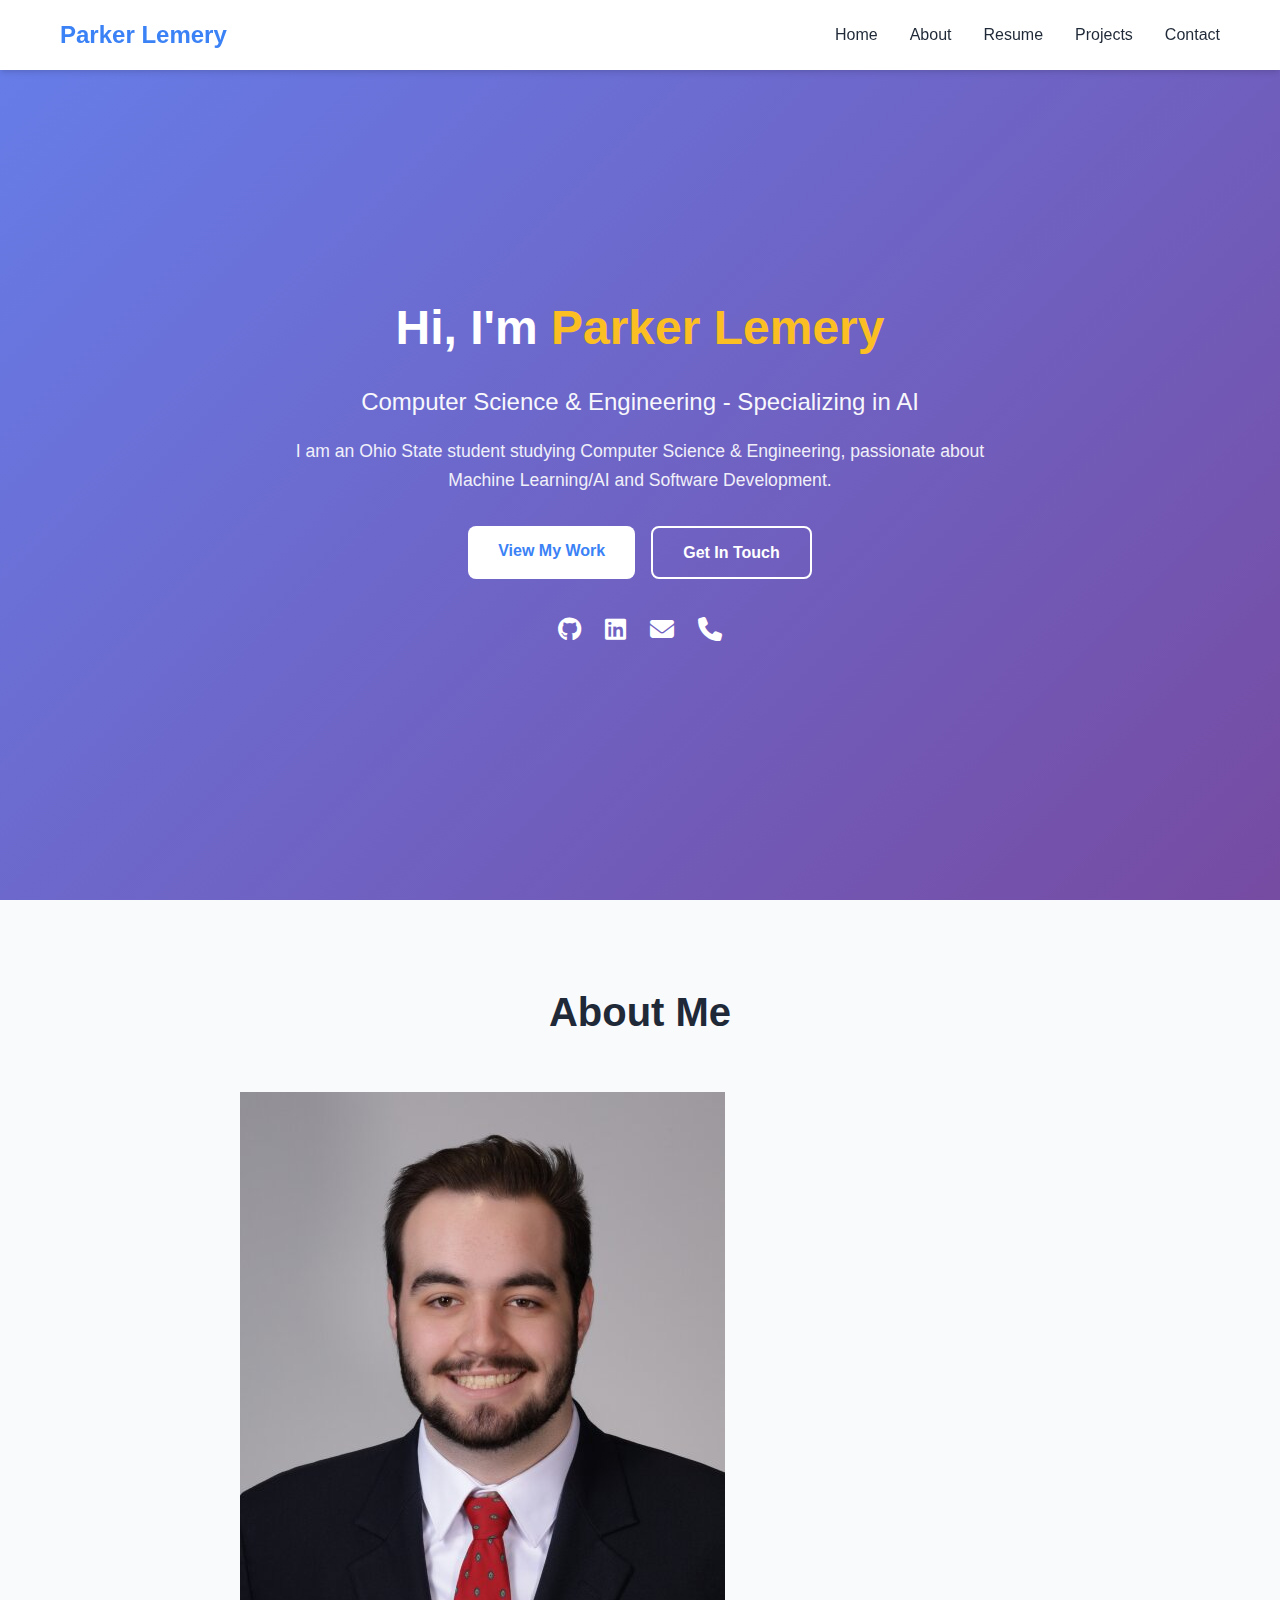
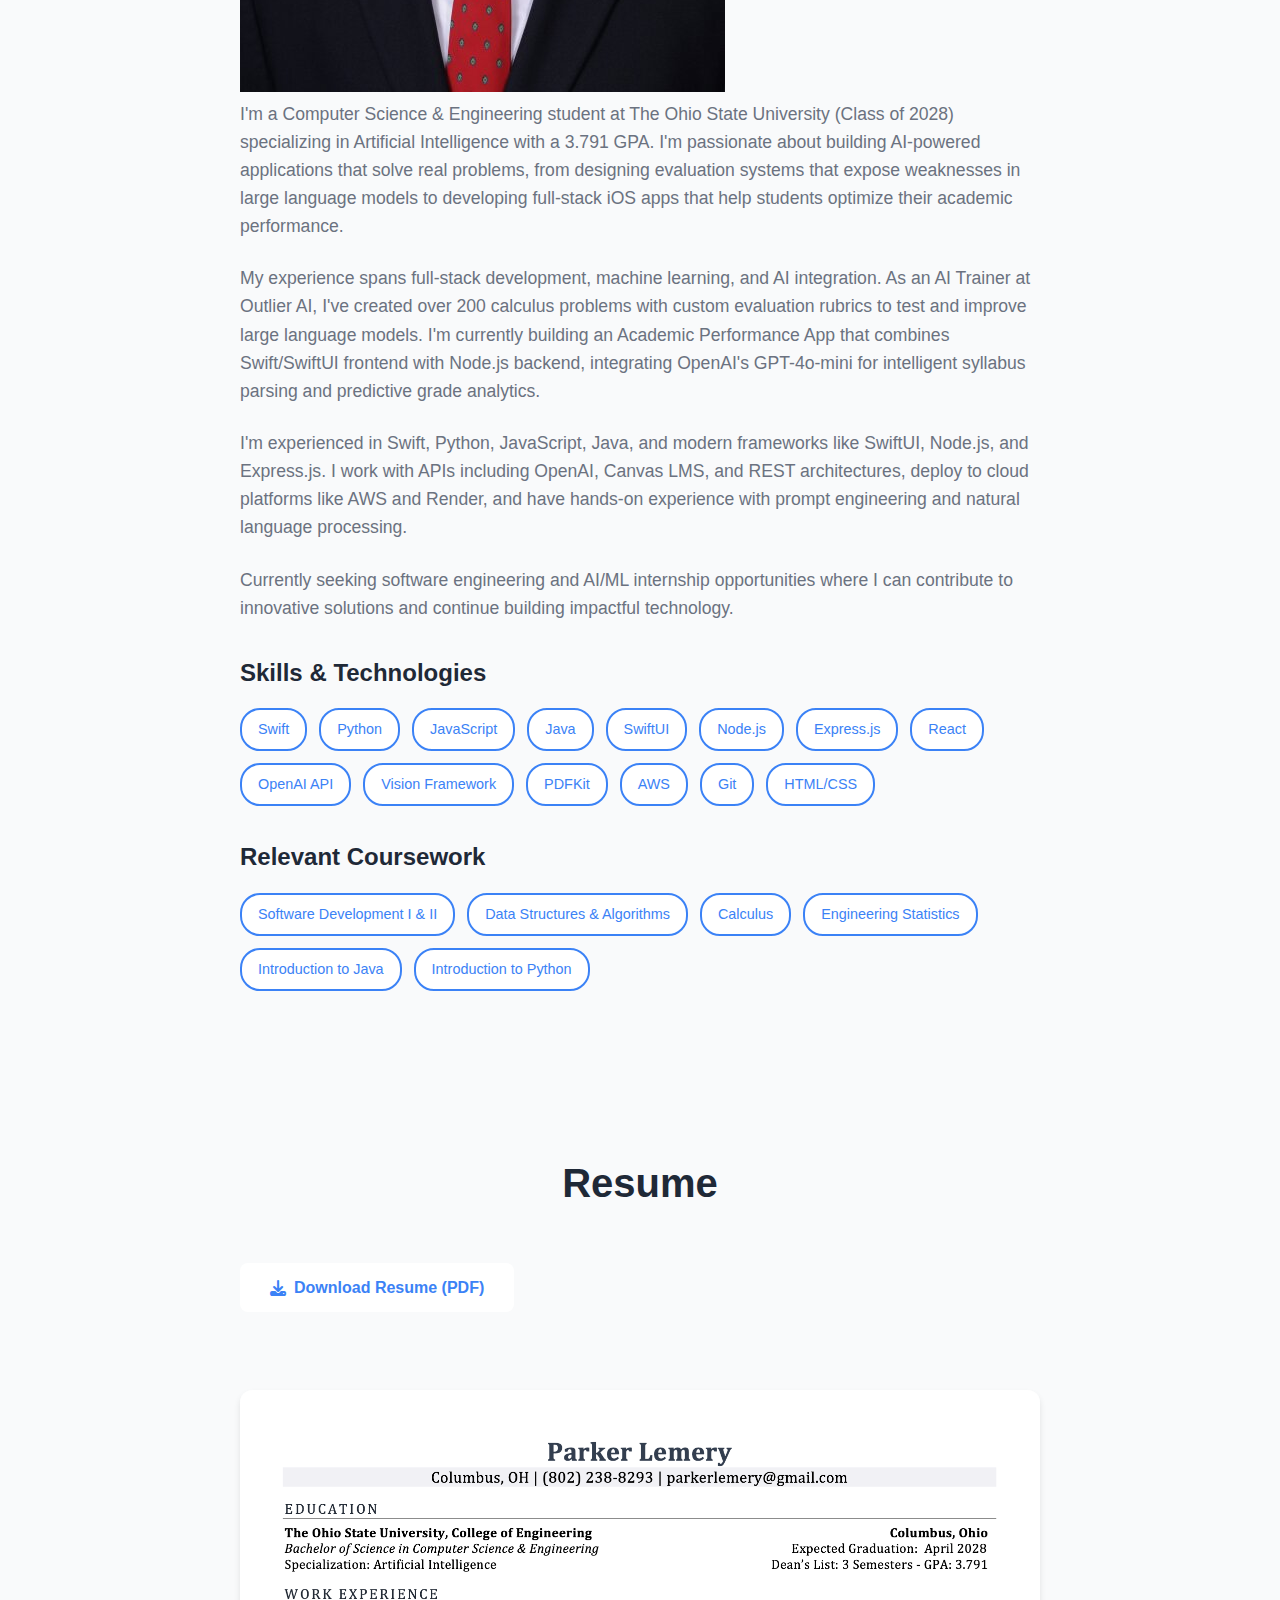
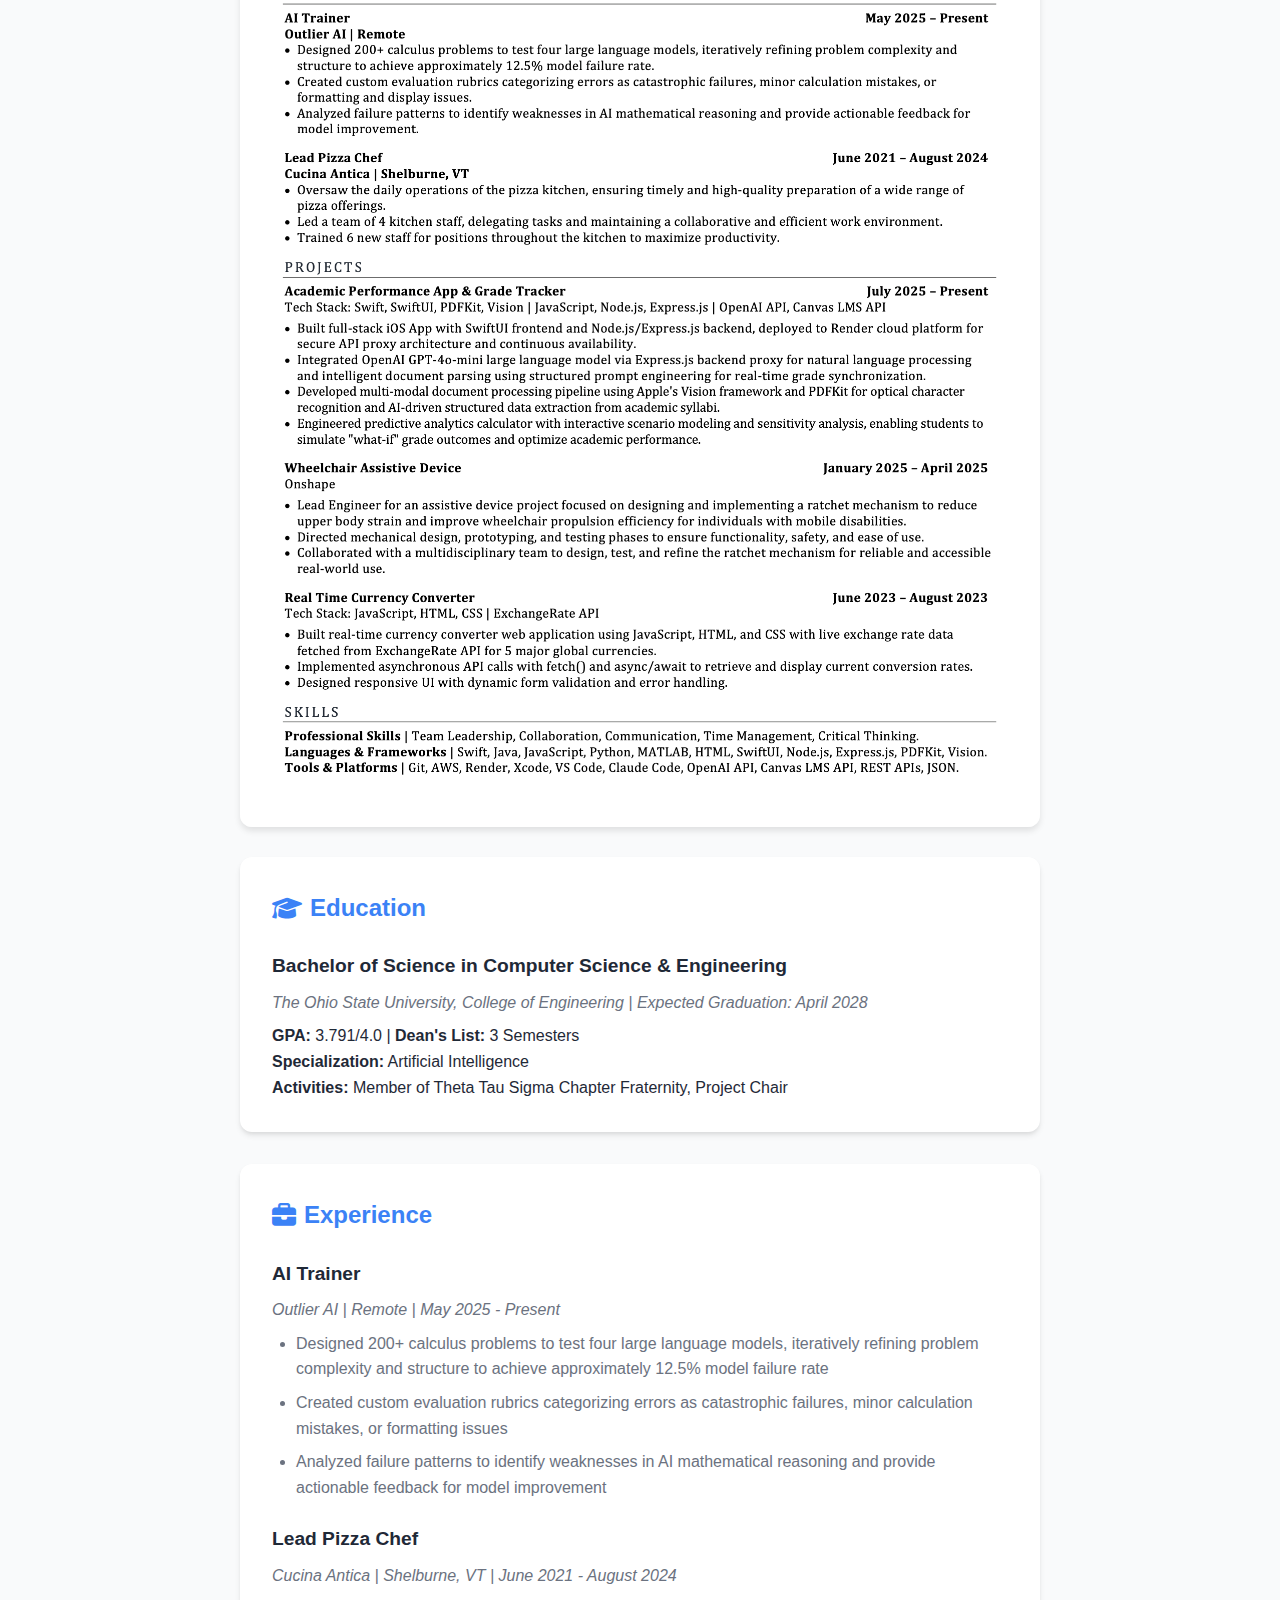
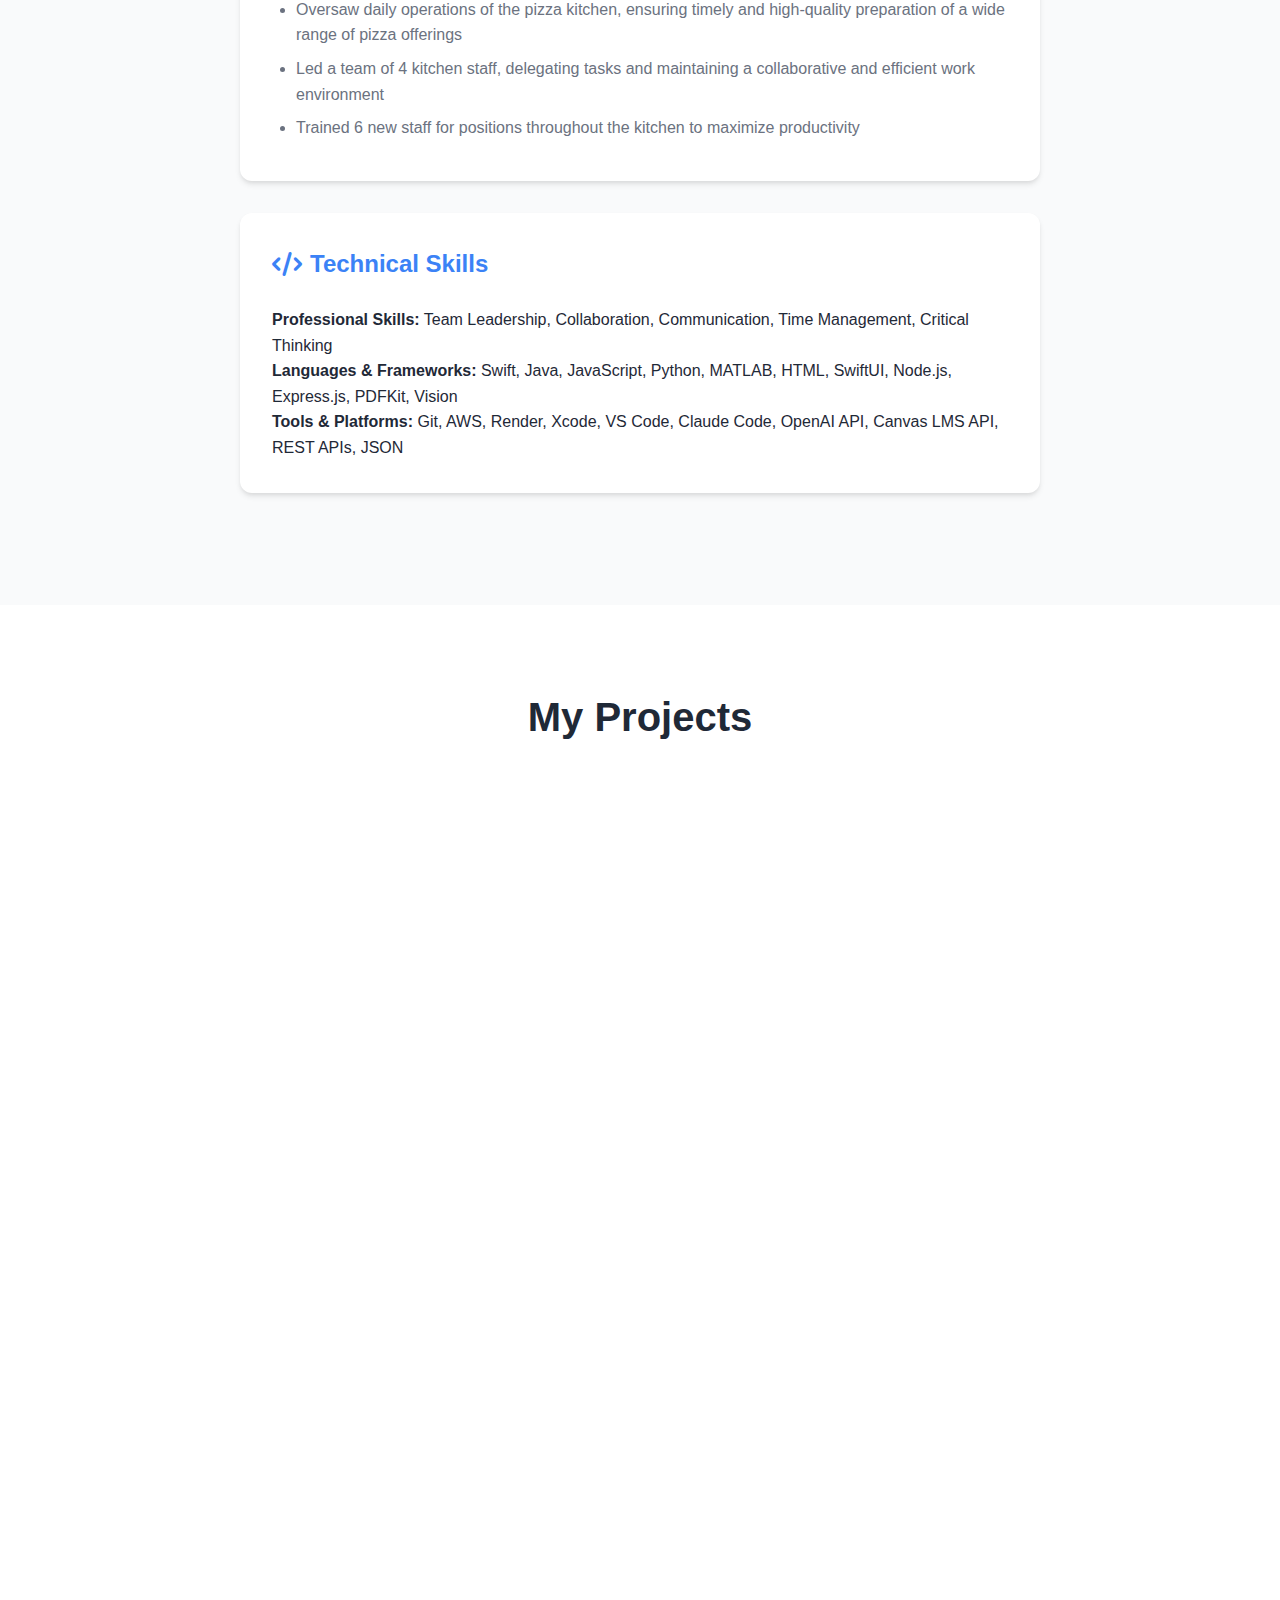
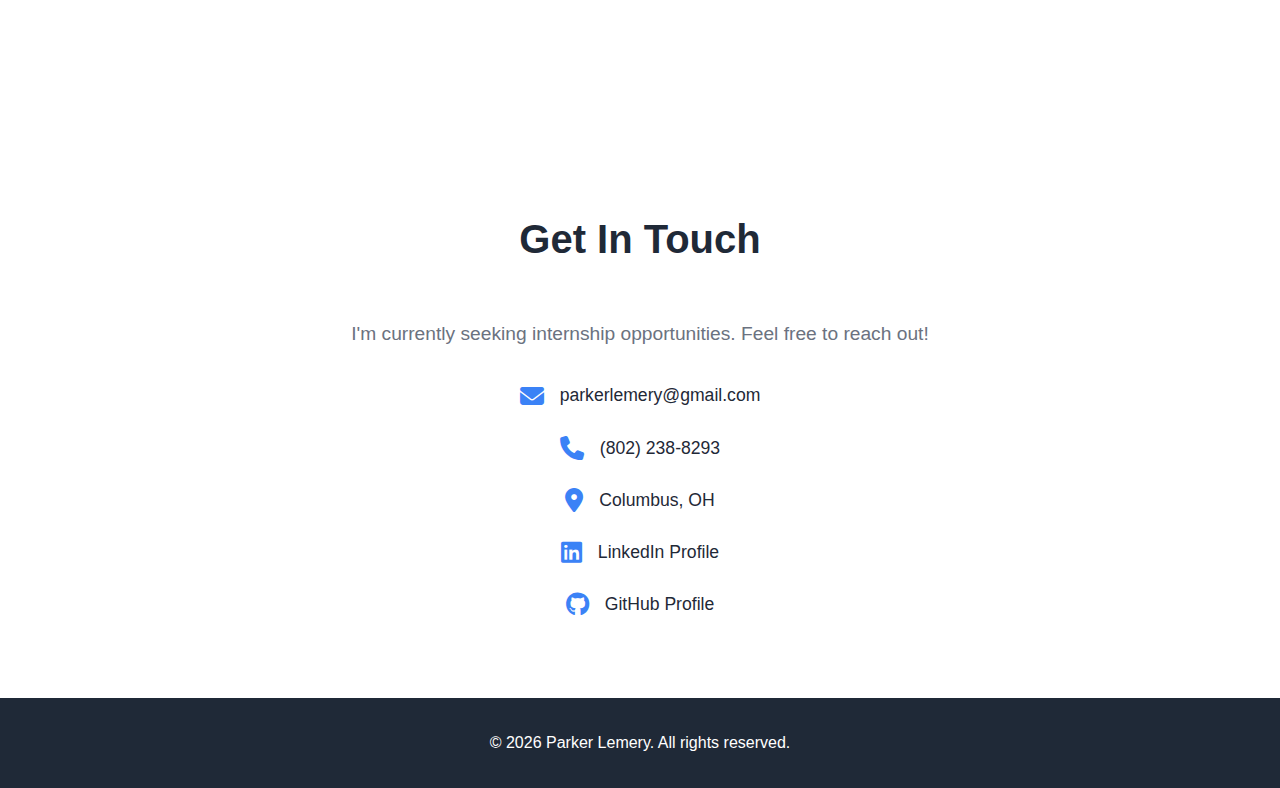
<file: index.html>
<!DOCTYPE html>
<html lang="en">
<head>
    <meta charset="UTF-8">
    <meta name="viewport" content="width=device-width, initial-scale=1.0">
    <title>Parker Lemery - Portfolio</title>
    <link rel="stylesheet" href="styles.css">
    <link rel="stylesheet" href="https://cdnjs.cloudflare.com/ajax/libs/font-awesome/6.4.0/css/all.min.css">
</head>
<body>
    <!-- Navigation -->
    <nav class="navbar">
        <div class="container">
            <a href="#home" class="logo">Parker Lemery</a>
            <ul class="nav-links">
                <li><a href="#home">Home</a></li>
                <li><a href="#about">About</a></li>
                <li><a href="#resume">Resume</a></li>
                <li><a href="#projects">Projects</a></li>
                <li><a href="#contact">Contact</a></li>
            </ul>
            <div class="hamburger">
                <span></span>
                <span></span>
                <span></span>
            </div>
        </div>
    </nav>

    <!-- Hero Section -->
    <section id="home" class="hero">
        <div class="container">
            <div class="hero-content">
                <h1>Hi, I'm <span class="highlight">Parker Lemery</span></h1>
                <p class="hero-subtitle">Computer Science & Engineering - Specializing in AI</p>
                <p class="hero-description">I am an Ohio State student studying Computer Science & Engineering, passionate about<br>Machine Learning/AI and Software Development.</p>
                <div class="hero-buttons">
                    <a href="#projects" class="btn btn-primary">View My Work</a>
                    <a href="#contact" class="btn btn-secondary">Get In Touch</a>
                </div>
                <div class="social-links">
                    <a href="https://github.com/PLemery" target="_blank"><i class="fab fa-github"></i></a>
                    <a href="https://www.linkedin.com/in/parker-lemery" target="_blank"><i class="fab fa-linkedin"></i></a>
                    <a href="mailto:parkerlemery@gmail.com"><i class="fas fa-envelope"></i></a>
                    <a href="tel:8022388293"><i class="fas fa-phone"></i></a>
                </div>
            </div>
        </div>
    </section>

    <!-- About Section -->
    <section id="about" class="about">
        <div class="container">
            <h2 class="section-title">About Me</h2>
            <div class="about-content">
                <div class="about-image">
                    <img src="images/headshot.JPEG" alt="Parker Lemery" class="headshot">
                </div>
                <div class="about-text">
                    <p>I'm a Computer Science & Engineering student at The Ohio State University (Class of 2028) specializing in Artificial Intelligence with a 3.791 GPA. I'm passionate about building AI-powered applications that solve real problems, from designing evaluation systems that expose weaknesses in large language models to developing full-stack iOS apps that help students optimize their academic performance.</p>
                    <p>My experience spans full-stack development, machine learning, and AI integration. As an AI Trainer at Outlier AI, I've created over 200 calculus problems with custom evaluation rubrics to test and improve large language models. I'm currently building an Academic Performance App that combines Swift/SwiftUI frontend with Node.js backend, integrating OpenAI's GPT-4o-mini for intelligent syllabus parsing and predictive grade analytics.</p>
                    <p>I'm experienced in Swift, Python, JavaScript, Java, and modern frameworks like SwiftUI, Node.js, and Express.js. I work with APIs including OpenAI, Canvas LMS, and REST architectures, deploy to cloud platforms like AWS and Render, and have hands-on experience with prompt engineering and natural language processing.</p>
                    <p>Currently seeking software engineering and AI/ML internship opportunities where I can contribute to innovative solutions and continue building impactful technology.</p>
                    <div class="skills">
                        <h3>Skills & Technologies</h3>
                        <div class="skill-tags">
                            <span class="skill-tag">Swift</span>
                            <span class="skill-tag">Python</span>
                            <span class="skill-tag">JavaScript</span>
                            <span class="skill-tag">Java</span>
                            <span class="skill-tag">SwiftUI</span>
                            <span class="skill-tag">Node.js</span>
                            <span class="skill-tag">Express.js</span>
                            <span class="skill-tag">React</span>
                            <span class="skill-tag">OpenAI API</span>
                            <span class="skill-tag">Vision Framework</span>
                            <span class="skill-tag">PDFKit</span>
                            <span class="skill-tag">AWS</span>
                            <span class="skill-tag">Git</span>
                            <span class="skill-tag">HTML/CSS</span>
                        </div>
                    </div>
                    <div class="skills">
                        <h3>Relevant Coursework</h3>
                        <div class="skill-tags">
                            <span class="skill-tag">Software Development I & II</span>
                            <span class="skill-tag">Data Structures & Algorithms</span>
                            <span class="skill-tag">Calculus</span>
                            <span class="skill-tag">Engineering Statistics</span>
                            <span class="skill-tag">Introduction to Java</span>
                            <span class="skill-tag">Introduction to Python</span>
                        </div>
                    </div>
                </div>
            </div>
        </div>
    </section>

    <!-- Resume Section -->
    <section id="resume" class="resume">
        <div class="container">
            <h2 class="section-title">Resume</h2>
            <div class="resume-content">
                <a href="resume.pdf" class="btn btn-primary" download="Parker_Lemery_Resume.pdf"><i class="fas fa-download"></i> Download Resume (PDF)</a>
                
                <div class="resume-image-container">
                    <img src="images/resume-display.png" alt="Parker Lemery Resume" style="width: 100%; max-width: 900px; margin: 30px auto; display: block; border-radius: 12px; box-shadow: 0 4px 6px rgba(0,0,0,0.1);">
                </div>
                
                <div class="resume-section">
                    <h3><i class="fas fa-graduation-cap"></i> Education</h3>
                    <div class="resume-item">
                        <h4>Bachelor of Science in Computer Science & Engineering</h4>
                        <p class="resume-meta">The Ohio State University, College of Engineering | Expected Graduation: April 2028</p>
                        <p><strong>GPA:</strong> 3.791/4.0 | <strong>Dean's List:</strong> 3 Semesters</p>
                        <p><strong>Specialization:</strong> Artificial Intelligence</p>
                        <p><strong>Activities:</strong> Member of Theta Tau Sigma Chapter Fraternity, Project Chair</p>
                    </div>
                </div>

                <div class="resume-section">
                    <h3><i class="fas fa-briefcase"></i> Experience</h3>
                    <div class="resume-item">
                        <h4>AI Trainer</h4>
                        <p class="resume-meta">Outlier AI | Remote | May 2025 - Present</p>
                        <ul>
                            <li>Designed 200+ calculus problems to test four large language models, iteratively refining problem complexity and structure to achieve approximately 12.5% model failure rate</li>
                            <li>Created custom evaluation rubrics categorizing errors as catastrophic failures, minor calculation mistakes, or formatting issues</li>
                            <li>Analyzed failure patterns to identify weaknesses in AI mathematical reasoning and provide actionable feedback for model improvement</li>
                        </ul>
                    </div>
                    <div class="resume-item">
                        <h4>Lead Pizza Chef</h4>
                        <p class="resume-meta">Cucina Antica | Shelburne, VT | June 2021 - August 2024</p>
                        <ul>
                            <li>Oversaw daily operations of the pizza kitchen, ensuring timely and high-quality preparation of a wide range of pizza offerings</li>
                            <li>Led a team of 4 kitchen staff, delegating tasks and maintaining a collaborative and efficient work environment</li>
                            <li>Trained 6 new staff for positions throughout the kitchen to maximize productivity</li>
                        </ul>
                    </div>
                </div>

                <div class="resume-section">
                    <h3><i class="fas fa-code"></i> Technical Skills</h3>
                    <div class="resume-item">
                        <p><strong>Professional Skills:</strong> Team Leadership, Collaboration, Communication, Time Management, Critical Thinking</p>
                        <p><strong>Languages & Frameworks:</strong> Swift, Java, JavaScript, Python, MATLAB, HTML, SwiftUI, Node.js, Express.js, PDFKit, Vision</p>
                        <p><strong>Tools & Platforms:</strong> Git, AWS, Render, Xcode, VS Code, Claude Code, OpenAI API, Canvas LMS API, REST APIs, JSON</p>
                    </div>
                </div>
            </div>
        </div>
    </section>

    <!-- Projects Section -->
    <section id="projects" class="projects">
        <div class="container">
            <h2 class="section-title">My Projects</h2>
            <div class="projects-grid">
                <!-- Project 1 -->
                <div class="project-card">
                    <div class="project-content">
                        <h3>Academic Performance App & Grade Tracker</h3>
                        <p>Full-stack iOS app with AI-powered grade tracking and document parsing. Integrated OpenAI GPT-4o-mini for natural language processing and multi-modal document processing using Apple's Vision framework for OCR. Planning to publish to the App Store in the future.</p>
                        <div class="project-tags">
                            <span>Swift</span>
                            <span>SwiftUI</span>
                            <span>Node.js</span>
                            <span>Express.js</span>
                            <span>OpenAI API</span>
                            <span>Vision Framework</span>
                            <span>PDFKit</span>
                        </div>
                        <div class="project-links">
                            <a href="academic-app-details.html">View Details</a>
                        </div>
                    </div>
                </div>

                <!-- Project 2 -->
                <div class="project-card">
                    <div class="project-content">
                        <h3>Wheelchair Assistive Device</h3>
                        <p>Lead Engineer for an assistive device project designing a ratchet mechanism to reduce upper body strain and improve wheelchair propulsion efficiency. Directed mechanical design, prototyping, and testing for reliable real-world use.</p>
                        <div class="project-tags">
                            <span>Mechanical Design</span>
                            <span>Prototyping</span>
                            <span>Engineering</span>
                        </div>
                        <div class="project-links">
                            <a href="wheelchair-gallery.html">View Images</a>
                        </div>
                    </div>
                </div>

                <!-- Project 3 -->
                <div class="project-card">
                    <div class="project-content">
                        <h3>Real Time Currency Converter</h3>
                        <p>Built a real-time currency converter web application using JavaScript, HTML, and CSS with live exchange rate data from ExchangeRate API. Implemented asynchronous API calls with fetch() and async/await for responsive UI.</p>
                        <div class="project-tags">
                            <span>JavaScript</span>
                            <span>HTML/CSS</span>
                            <span>ExchangeRate API</span>
                            <span>Async/Await</span>
                        </div>
                        <div class="project-links">
                            <a href="https://github.com/PLemery/currency-converter" target="_blank">Code</a>
                            <a href="https://plemery.github.io/currency-converter/" target="_blank">Live Demo</a>
                        </div>
                    </div>
                </div>

                <!-- Project 4 -->
                <div class="project-card">
                    <div class="project-content">
                        <h3>Personal Portfolio Website</h3>
                        <p>Designed and deployed a responsive portfolio website with custom styling and interactive features. Showcases projects, resume, and contact information with smooth navigation and mobile-friendly design hosted on GitHub Pages.</p>
                        <div class="project-tags">
                            <span>HTML/CSS</span>
                            <span>JavaScript</span>
                            <span>GitHub Pages</span>
                            <span>Responsive Design</span>
                        </div>
                        <div class="project-links">
                            <a href="https://github.com/PLemery/PLemery.github.io" target="_blank">Code</a>
                            <a href="https://plemery.github.io" target="_blank">Live Site</a>
                        </div>
                    </div>
                </div>
            </div>
        </div>
    </section>

    <!-- Contact Section -->
    <section id="contact" class="contact">
        <div class="container">
            <h2 class="section-title">Get In Touch</h2>
            <div class="contact-content">
                <p>I'm currently seeking internship opportunities. Feel free to reach out!</p>
                <div class="contact-info">
                    <div class="contact-item">
                        <i class="fas fa-envelope"></i>
                        <a href="mailto:parkerlemery@gmail.com">parkerlemery@gmail.com</a>
                    </div>
                    <div class="contact-item">
                        <i class="fas fa-phone"></i>
                        <a href="tel:8022388293">(802) 238-8293</a>
                    </div>
                    <div class="contact-item">
                        <i class="fas fa-map-marker-alt"></i>
                        <span>Columbus, OH</span>
                    </div>
                    <div class="contact-item">
                        <i class="fab fa-linkedin"></i>
                        <a href="https://www.linkedin.com/in/parker-lemery" target="_blank">LinkedIn Profile</a>
                    </div>
                    <div class="contact-item">
                        <i class="fab fa-github"></i>
                        <a href="https://github.com/PLemery" target="_blank">GitHub Profile</a>
                    </div>
                </div>
            </div>
        </div>
    </section>

    <!-- Footer -->
    <footer class="footer">
        <div class="container">
            <p>&copy; 2026 Parker Lemery. All rights reserved.</p>
        </div>
    </footer>

    <script src="script.js"></script>
</body>
</html>
</file>
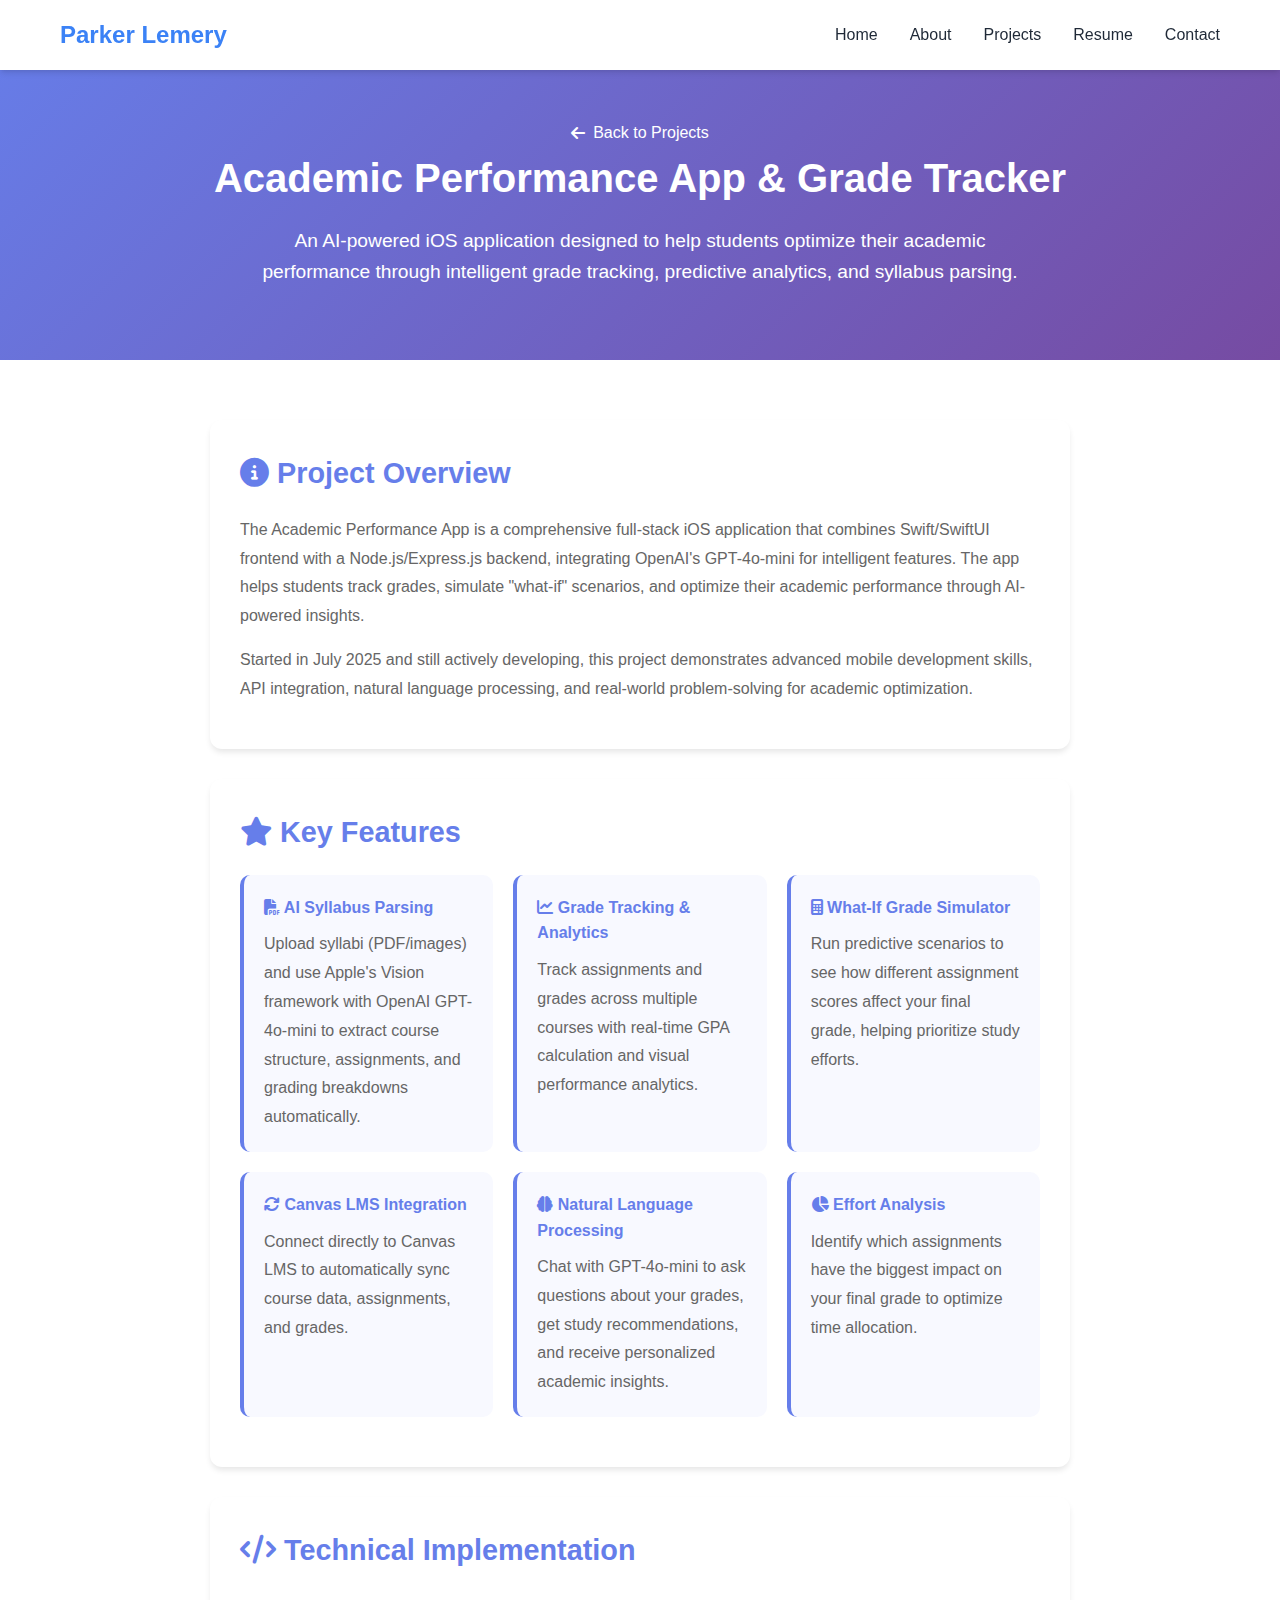
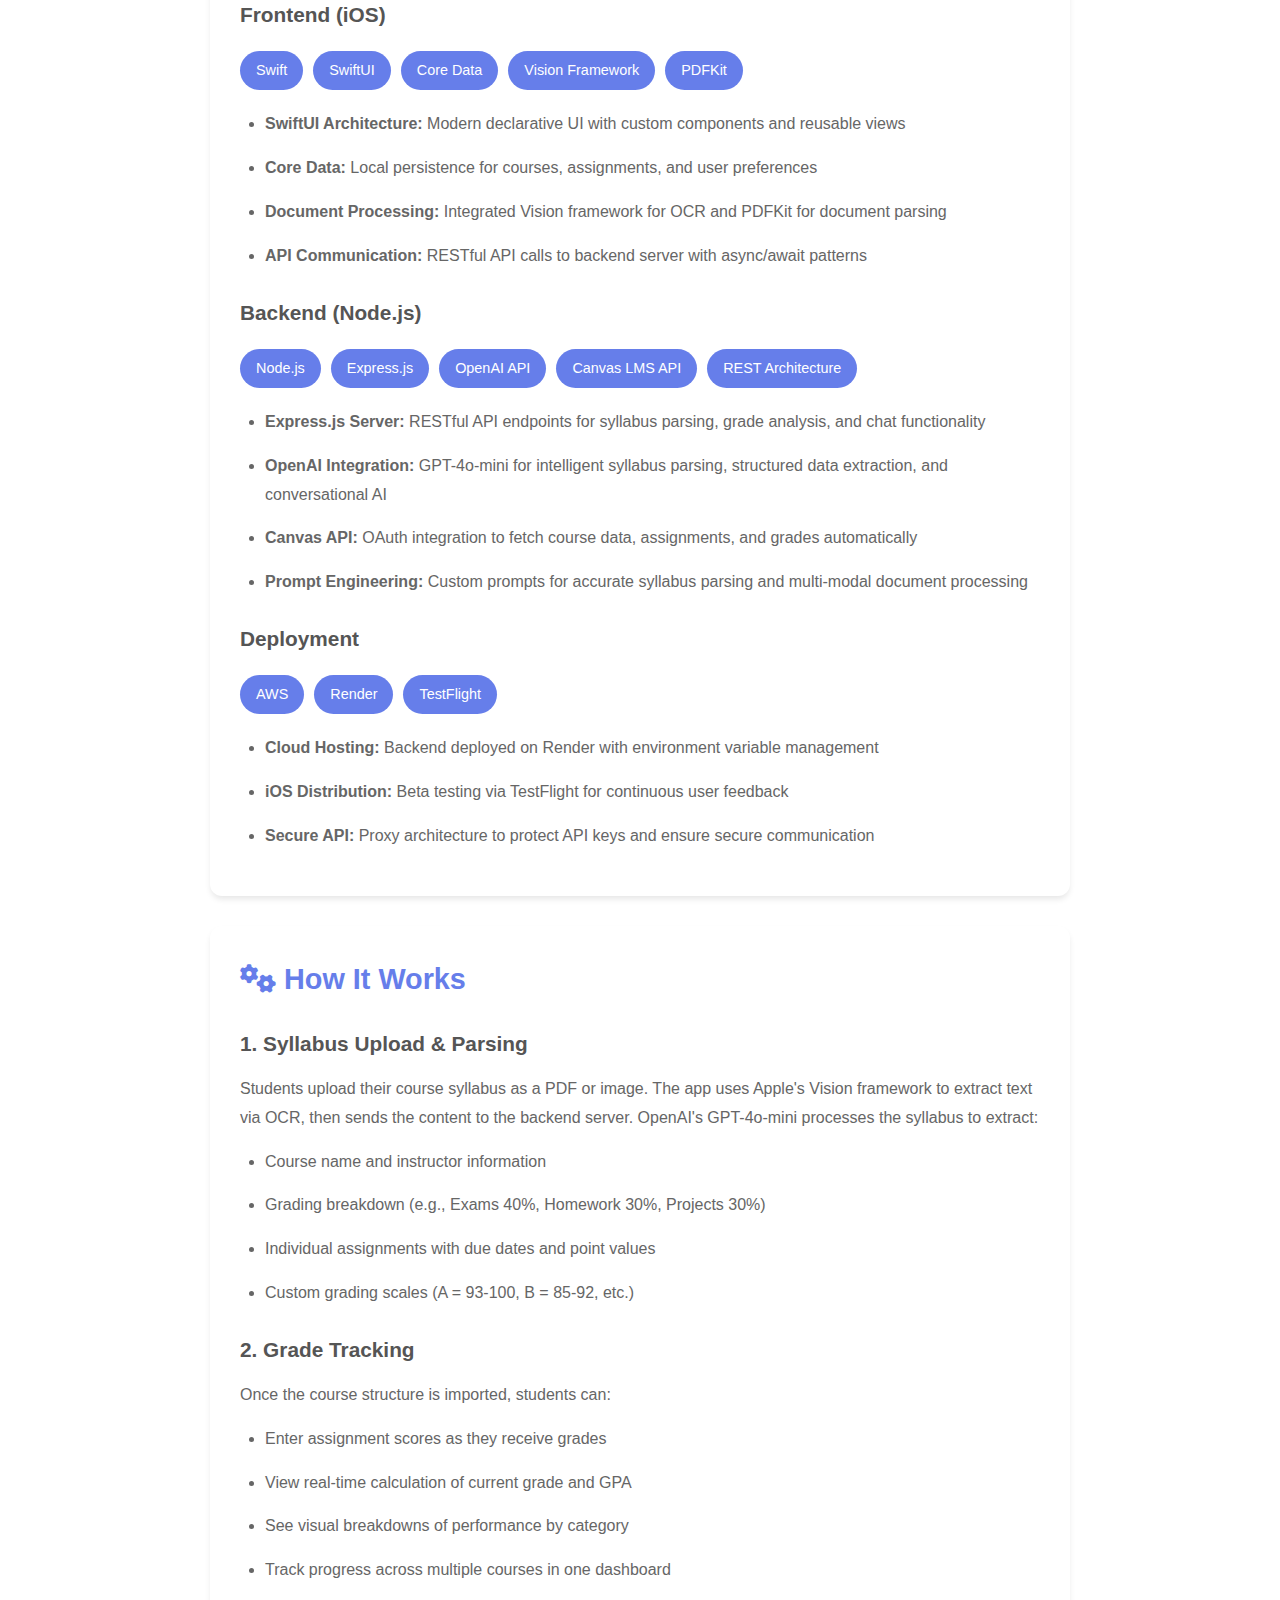
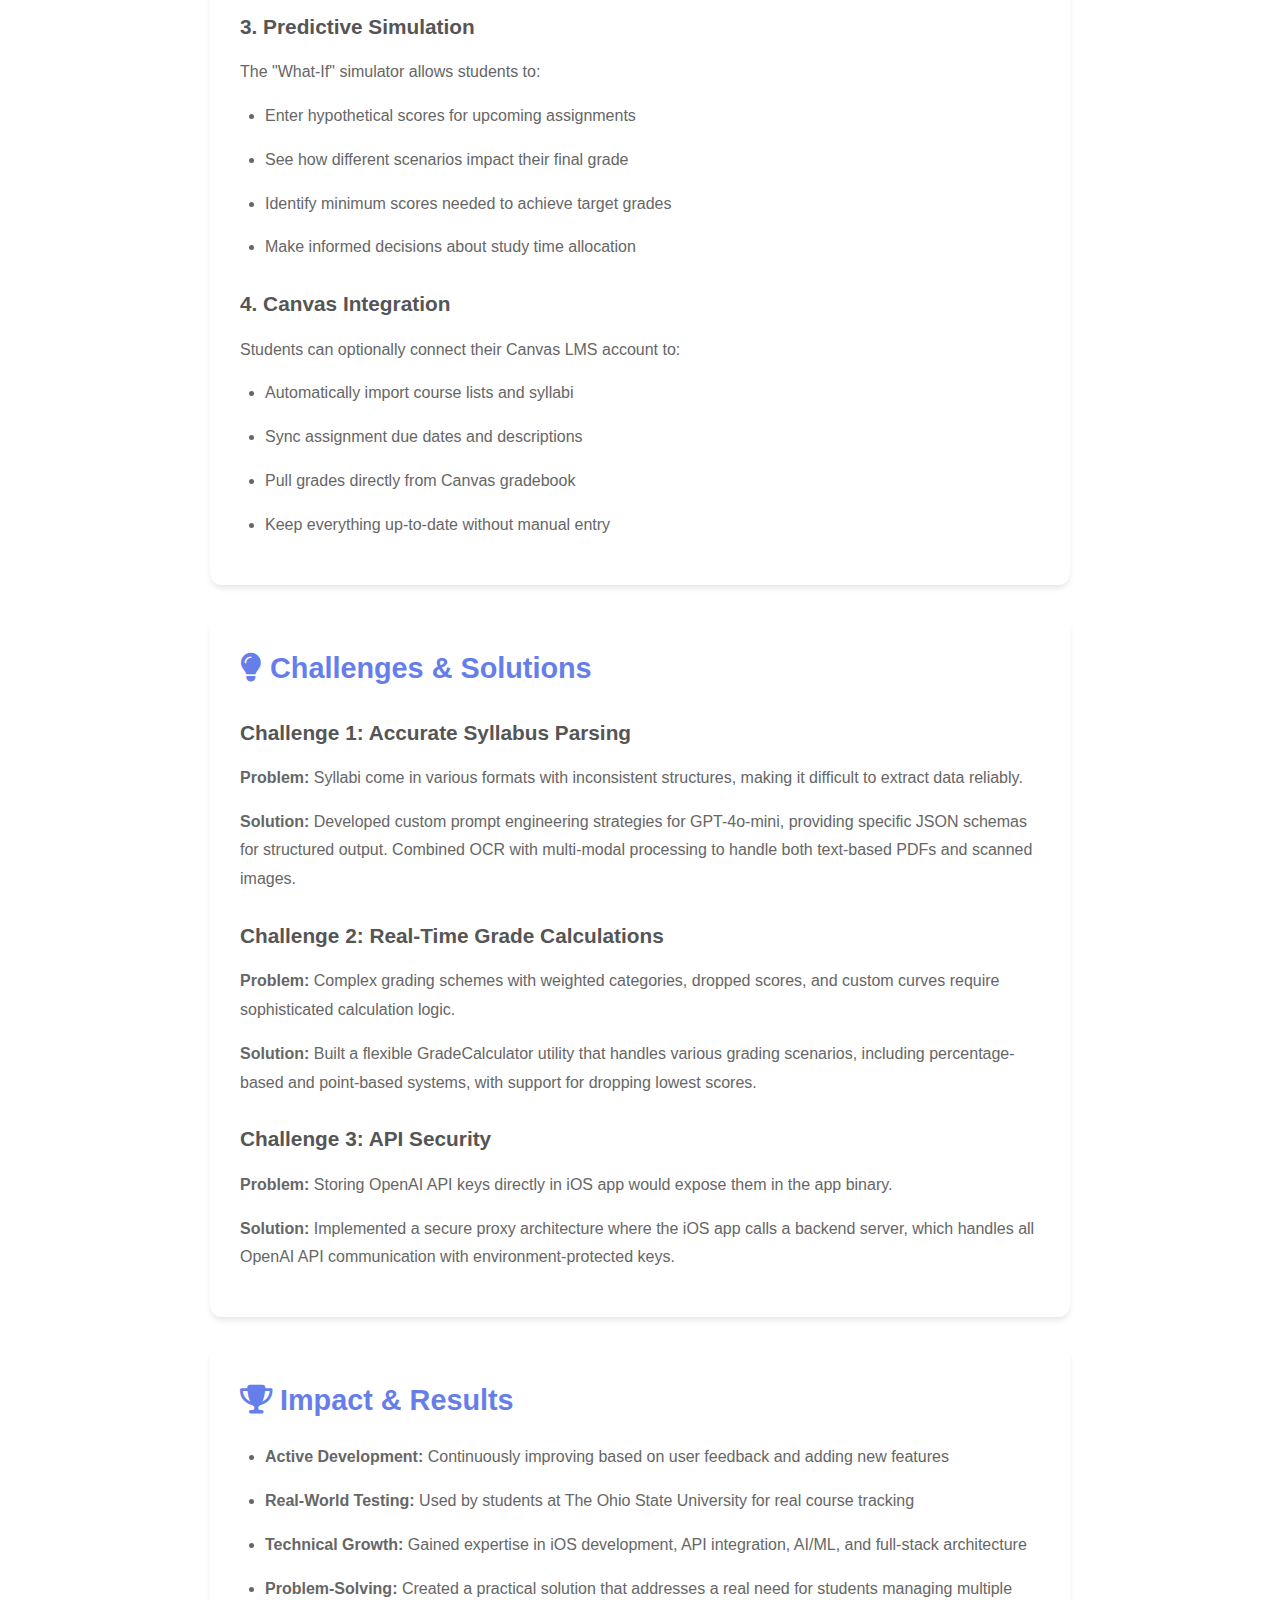
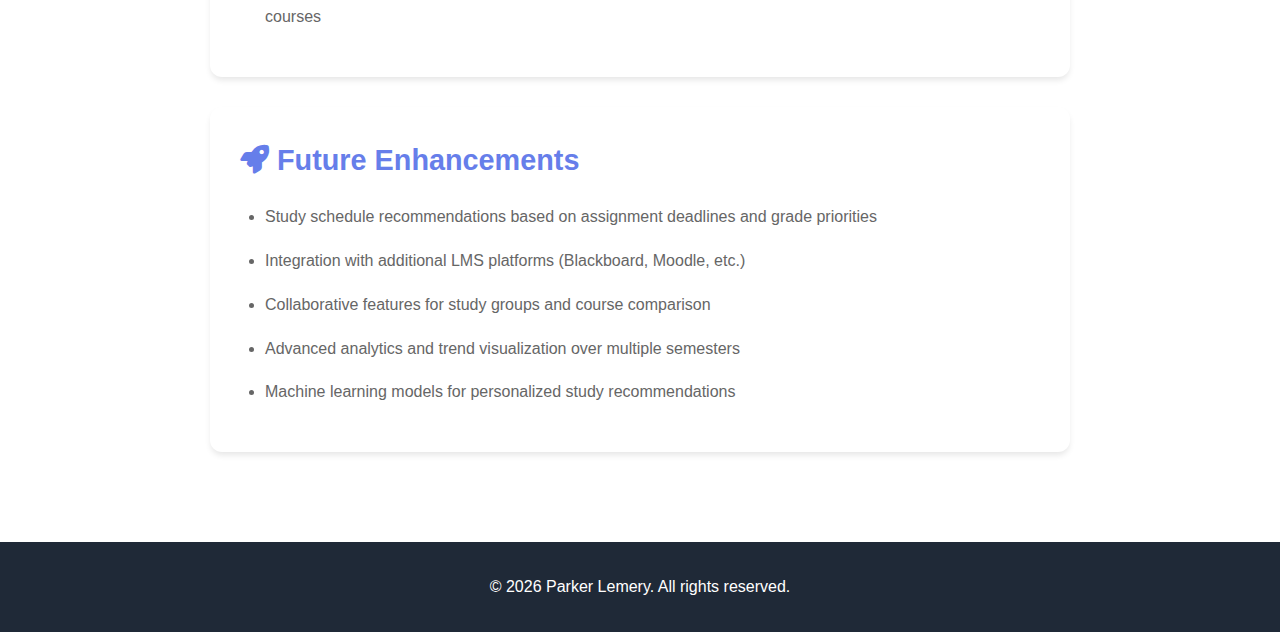
<file: academic-app-details.html>
<!DOCTYPE html>
<html lang="en">
<head>
    <meta charset="UTF-8">
    <meta name="viewport" content="width=device-width, initial-scale=1.0">
    <title>Academic Performance App - Parker Lemery</title>
    <link rel="stylesheet" href="styles.css">
    <link rel="stylesheet" href="https://cdnjs.cloudflare.com/ajax/libs/font-awesome/6.4.0/css/all.min.css">
    <style>
        .details-header {
            padding: 120px 20px 40px;
            background: linear-gradient(135deg, #667eea 0%, #764ba2 100%);
            color: white;
            text-align: center;
        }

        .details-header h1 {
            font-size: 2.5rem;
            margin-bottom: 1rem;
        }

        .details-header p {
            font-size: 1.2rem;
            max-width: 800px;
            margin: 0 auto 2rem;
        }

        .back-link {
            display: inline-flex;
            align-items: center;
            gap: 0.5rem;
            color: white;
            text-decoration: none;
            font-weight: 500;
            transition: transform 0.3s;
        }

        .back-link:hover {
            transform: translateX(-5px);
        }

        .details-container {
            padding: 60px 20px;
            max-width: 900px;
            margin: 0 auto;
        }

        .section {
            background: white;
            padding: 30px;
            border-radius: 12px;
            box-shadow: 0 4px 6px -1px rgba(0, 0, 0, 0.1);
            margin-bottom: 30px;
        }

        .section h2 {
            color: #667eea;
            margin-bottom: 20px;
            font-size: 1.8rem;
        }

        .section h3 {
            color: #555;
            margin-top: 25px;
            margin-bottom: 15px;
            font-size: 1.3rem;
        }

        .section p, .section li {
            color: #666;
            line-height: 1.8;
            margin-bottom: 15px;
        }

        .section ul {
            margin-left: 25px;
        }

        .tech-stack {
            display: flex;
            flex-wrap: wrap;
            gap: 10px;
            margin: 20px 0;
        }

        .tech-badge {
            background: #667eea;
            color: white;
            padding: 8px 16px;
            border-radius: 20px;
            font-size: 0.9rem;
            font-weight: 500;
        }

        .feature-grid {
            display: grid;
            grid-template-columns: repeat(auto-fit, minmax(250px, 1fr));
            gap: 20px;
            margin: 20px 0;
        }

        .feature-card {
            background: #f8f9ff;
            padding: 20px;
            border-radius: 10px;
            border-left: 4px solid #667eea;
        }

        .feature-card h4 {
            color: #667eea;
            margin-bottom: 10px;
        }

        .feature-card p {
            margin: 0;
        }
    </style>
</head>
<body>
    <!-- Navigation -->
    <nav class="navbar">
        <div class="container">
            <a href="index.html" class="logo">Parker Lemery</a>
            <ul class="nav-links">
                <li><a href="index.html#home">Home</a></li>
                <li><a href="index.html#about">About</a></li>
                <li><a href="index.html#projects">Projects</a></li>
                <li><a href="index.html#resume">Resume</a></li>
                <li><a href="index.html#contact">Contact</a></li>
            </ul>
        </div>
    </nav>

    <!-- Details Header -->
    <div class="details-header">
        <a href="index.html#projects" class="back-link">
            <i class="fas fa-arrow-left"></i> Back to Projects
        </a>
        <h1>Academic Performance App & Grade Tracker</h1>
        <p>An AI-powered iOS application designed to help students optimize their academic performance through intelligent grade tracking, predictive analytics, and syllabus parsing.</p>
    </div>

    <!-- Details Content -->
    <div class="details-container">
        <!-- Overview Section -->
        <div class="section">
            <h2><i class="fas fa-info-circle"></i> Project Overview</h2>
            <p>The Academic Performance App is a comprehensive full-stack iOS application that combines Swift/SwiftUI frontend with a Node.js/Express.js backend, integrating OpenAI's GPT-4o-mini for intelligent features. The app helps students track grades, simulate "what-if" scenarios, and optimize their academic performance through AI-powered insights.</p>
            <p>Started in July 2025 and still actively developing, this project demonstrates advanced mobile development skills, API integration, natural language processing, and real-world problem-solving for academic optimization.</p>
        </div>

        <!-- Key Features Section -->
        <div class="section">
            <h2><i class="fas fa-star"></i> Key Features</h2>
            <div class="feature-grid">
                <div class="feature-card">
                    <h4><i class="fas fa-file-pdf"></i> AI Syllabus Parsing</h4>
                    <p>Upload syllabi (PDF/images) and use Apple's Vision framework with OpenAI GPT-4o-mini to extract course structure, assignments, and grading breakdowns automatically.</p>
                </div>
                <div class="feature-card">
                    <h4><i class="fas fa-chart-line"></i> Grade Tracking & Analytics</h4>
                    <p>Track assignments and grades across multiple courses with real-time GPA calculation and visual performance analytics.</p>
                </div>
                <div class="feature-card">
                    <h4><i class="fas fa-calculator"></i> What-If Grade Simulator</h4>
                    <p>Run predictive scenarios to see how different assignment scores affect your final grade, helping prioritize study efforts.</p>
                </div>
                <div class="feature-card">
                    <h4><i class="fas fa-sync"></i> Canvas LMS Integration</h4>
                    <p>Connect directly to Canvas LMS to automatically sync course data, assignments, and grades.</p>
                </div>
                <div class="feature-card">
                    <h4><i class="fas fa-brain"></i> Natural Language Processing</h4>
                    <p>Chat with GPT-4o-mini to ask questions about your grades, get study recommendations, and receive personalized academic insights.</p>
                </div>
                <div class="feature-card">
                    <h4><i class="fas fa-chart-pie"></i> Effort Analysis</h4>
                    <p>Identify which assignments have the biggest impact on your final grade to optimize time allocation.</p>
                </div>
            </div>
        </div>

        <!-- Technical Implementation Section -->
        <div class="section">
            <h2><i class="fas fa-code"></i> Technical Implementation</h2>
            
            <h3>Frontend (iOS)</h3>
            <div class="tech-stack">
                <span class="tech-badge">Swift</span>
                <span class="tech-badge">SwiftUI</span>
                <span class="tech-badge">Core Data</span>
                <span class="tech-badge">Vision Framework</span>
                <span class="tech-badge">PDFKit</span>
            </div>
            <ul>
                <li><strong>SwiftUI Architecture:</strong> Modern declarative UI with custom components and reusable views</li>
                <li><strong>Core Data:</strong> Local persistence for courses, assignments, and user preferences</li>
                <li><strong>Document Processing:</strong> Integrated Vision framework for OCR and PDFKit for document parsing</li>
                <li><strong>API Communication:</strong> RESTful API calls to backend server with async/await patterns</li>
            </ul>

            <h3>Backend (Node.js)</h3>
            <div class="tech-stack">
                <span class="tech-badge">Node.js</span>
                <span class="tech-badge">Express.js</span>
                <span class="tech-badge">OpenAI API</span>
                <span class="tech-badge">Canvas LMS API</span>
                <span class="tech-badge">REST Architecture</span>
            </div>
            <ul>
                <li><strong>Express.js Server:</strong> RESTful API endpoints for syllabus parsing, grade analysis, and chat functionality</li>
                <li><strong>OpenAI Integration:</strong> GPT-4o-mini for intelligent syllabus parsing, structured data extraction, and conversational AI</li>
                <li><strong>Canvas API:</strong> OAuth integration to fetch course data, assignments, and grades automatically</li>
                <li><strong>Prompt Engineering:</strong> Custom prompts for accurate syllabus parsing and multi-modal document processing</li>
            </ul>

            <h3>Deployment</h3>
            <div class="tech-stack">
                <span class="tech-badge">AWS</span>
                <span class="tech-badge">Render</span>
                <span class="tech-badge">TestFlight</span>
            </div>
            <ul>
                <li><strong>Cloud Hosting:</strong> Backend deployed on Render with environment variable management</li>
                <li><strong>iOS Distribution:</strong> Beta testing via TestFlight for continuous user feedback</li>
                <li><strong>Secure API:</strong> Proxy architecture to protect API keys and ensure secure communication</li>
            </ul>
        </div>

        <!-- How It Works Section -->
        <div class="section">
            <h2><i class="fas fa-cogs"></i> How It Works</h2>
            
            <h3>1. Syllabus Upload & Parsing</h3>
            <p>Students upload their course syllabus as a PDF or image. The app uses Apple's Vision framework to extract text via OCR, then sends the content to the backend server. OpenAI's GPT-4o-mini processes the syllabus to extract:</p>
            <ul>
                <li>Course name and instructor information</li>
                <li>Grading breakdown (e.g., Exams 40%, Homework 30%, Projects 30%)</li>
                <li>Individual assignments with due dates and point values</li>
                <li>Custom grading scales (A = 93-100, B = 85-92, etc.)</li>
            </ul>

            <h3>2. Grade Tracking</h3>
            <p>Once the course structure is imported, students can:</p>
            <ul>
                <li>Enter assignment scores as they receive grades</li>
                <li>View real-time calculation of current grade and GPA</li>
                <li>See visual breakdowns of performance by category</li>
                <li>Track progress across multiple courses in one dashboard</li>
            </ul>

            <h3>3. Predictive Simulation</h3>
            <p>The "What-If" simulator allows students to:</p>
            <ul>
                <li>Enter hypothetical scores for upcoming assignments</li>
                <li>See how different scenarios impact their final grade</li>
                <li>Identify minimum scores needed to achieve target grades</li>
                <li>Make informed decisions about study time allocation</li>
            </ul>

            <h3>4. Canvas Integration</h3>
            <p>Students can optionally connect their Canvas LMS account to:</p>
            <ul>
                <li>Automatically import course lists and syllabi</li>
                <li>Sync assignment due dates and descriptions</li>
                <li>Pull grades directly from Canvas gradebook</li>
                <li>Keep everything up-to-date without manual entry</li>
            </ul>
        </div>

        <!-- Challenges & Solutions Section -->
        <div class="section">
            <h2><i class="fas fa-lightbulb"></i> Challenges & Solutions</h2>
            
            <h3>Challenge 1: Accurate Syllabus Parsing</h3>
            <p><strong>Problem:</strong> Syllabi come in various formats with inconsistent structures, making it difficult to extract data reliably.</p>
            <p><strong>Solution:</strong> Developed custom prompt engineering strategies for GPT-4o-mini, providing specific JSON schemas for structured output. Combined OCR with multi-modal processing to handle both text-based PDFs and scanned images.</p>

            <h3>Challenge 2: Real-Time Grade Calculations</h3>
            <p><strong>Problem:</strong> Complex grading schemes with weighted categories, dropped scores, and custom curves require sophisticated calculation logic.</p>
            <p><strong>Solution:</strong> Built a flexible GradeCalculator utility that handles various grading scenarios, including percentage-based and point-based systems, with support for dropping lowest scores.</p>

            <h3>Challenge 3: API Security</h3>
            <p><strong>Problem:</strong> Storing OpenAI API keys directly in iOS app would expose them in the app binary.</p>
            <p><strong>Solution:</strong> Implemented a secure proxy architecture where the iOS app calls a backend server, which handles all OpenAI API communication with environment-protected keys.</p>
        </div>

        <!-- Impact & Results Section -->
        <div class="section">
            <h2><i class="fas fa-trophy"></i> Impact & Results</h2>
            <ul>
                <li><strong>Active Development:</strong> Continuously improving based on user feedback and adding new features</li>
                <li><strong>Real-World Testing:</strong> Used by students at The Ohio State University for real course tracking</li>
                <li><strong>Technical Growth:</strong> Gained expertise in iOS development, API integration, AI/ML, and full-stack architecture</li>
                <li><strong>Problem-Solving:</strong> Created a practical solution that addresses a real need for students managing multiple courses</li>
            </ul>
        </div>

        <!-- Future Enhancements Section -->
        <div class="section">
            <h2><i class="fas fa-rocket"></i> Future Enhancements</h2>
            <ul>
                <li>Study schedule recommendations based on assignment deadlines and grade priorities</li>
                <li>Integration with additional LMS platforms (Blackboard, Moodle, etc.)</li>
                <li>Collaborative features for study groups and course comparison</li>
                <li>Advanced analytics and trend visualization over multiple semesters</li>
                <li>Machine learning models for personalized study recommendations</li>
            </ul>
        </div>
    </div>

    <!-- Footer -->
    <footer class="footer">
        <div class="container">
            <p>&copy; 2026 Parker Lemery. All rights reserved.</p>
        </div>
    </footer>
</body>
</html>
</file>
<file: styles.css>
/* Reset and Base Styles */
* {
    margin: 0;
    padding: 0;
    box-sizing: border-box;
}

:root {
    --primary-color: #3b82f6;
    --secondary-color: #8b5cf6;
    --text-dark: #1f2937;
    --text-light: #6b7280;
    --bg-light: #f9fafb;
    --bg-white: #ffffff;
    --border-color: #e5e7eb;
    --shadow: 0 4px 6px -1px rgba(0, 0, 0, 0.1), 0 2px 4px -1px rgba(0, 0, 0, 0.06);
    --shadow-lg: 0 10px 15px -3px rgba(0, 0, 0, 0.1), 0 4px 6px -2px rgba(0, 0, 0, 0.05);
}

html {
    scroll-behavior: smooth;
}

body {
    font-family: -apple-system, BlinkMacSystemFont, 'Segoe UI', Roboto, 'Helvetica Neue', Arial, sans-serif;
    line-height: 1.6;
    color: var(--text-dark);
    background-color: var(--bg-white);
}

.container {
    max-width: 1200px;
    margin: 0 auto;
    padding: 0 20px;
}

/* Navigation */
.navbar {
    position: fixed;
    top: 0;
    width: 100%;
    background: var(--bg-white);
    box-shadow: var(--shadow);
    z-index: 1000;
    padding: 1rem 0;
}

.navbar .container {
    display: flex;
    justify-content: space-between;
    align-items: center;
}

.logo {
    font-size: 1.5rem;
    font-weight: 700;
    color: var(--primary-color);
    text-decoration: none;
}

.nav-links {
    display: flex;
    list-style: none;
    gap: 2rem;
}

.nav-links a {
    color: var(--text-dark);
    text-decoration: none;
    font-weight: 500;
    transition: color 0.3s;
}

.nav-links a:hover {
    color: var(--primary-color);
}

.hamburger {
    display: none;
    flex-direction: column;
    cursor: pointer;
    gap: 4px;
}

.hamburger span {
    width: 25px;
    height: 3px;
    background: var(--text-dark);
    transition: 0.3s;
}

/* Hero Section */
.hero {
    padding: 120px 20px 80px;
    background: linear-gradient(135deg, #667eea 0%, #764ba2 100%);
    color: white;
    min-height: 100vh;
    display: flex;
    align-items: center;
}

.hero-content {
    text-align: center;
    max-width: 800px;
    margin: 0 auto;
}

.hero h1 {
    font-size: 3rem;
    margin-bottom: 1rem;
    animation: fadeInUp 0.8s ease-out;
}

.highlight {
    color: #fbbf24;
}

.hero-subtitle {
    font-size: 1.5rem;
    margin-bottom: 1rem;
    opacity: 0.95;
    animation: fadeInUp 0.8s ease-out 0.2s backwards;
}

.hero-description {
    font-size: 1.1rem;
    margin-bottom: 2rem;
    opacity: 0.9;
    animation: fadeInUp 0.8s ease-out 0.4s backwards;
}

.hero-buttons {
    display: flex;
    gap: 1rem;
    justify-content: center;
    margin-bottom: 2rem;
    animation: fadeInUp 0.8s ease-out 0.6s backwards;
}

.btn {
    padding: 12px 30px;
    border-radius: 8px;
    text-decoration: none;
    font-weight: 600;
    transition: transform 0.3s, box-shadow 0.3s;
    display: inline-block;
}

.btn-primary {
    background: white;
    color: var(--primary-color);
}

.btn-secondary {
    background: transparent;
    color: white;
    border: 2px solid white;
}

.btn:hover {
    transform: translateY(-2px);
    box-shadow: var(--shadow-lg);
}

.social-links {
    display: flex;
    gap: 1.5rem;
    justify-content: center;
    animation: fadeInUp 0.8s ease-out 0.8s backwards;
}

.social-links a {
    color: white;
    font-size: 1.5rem;
    transition: transform 0.3s;
}

.social-links a:hover {
    transform: translateY(-3px);
}

/* Section Styles */
section {
    padding: 80px 20px;
}

.section-title {
    font-size: 2.5rem;
    text-align: center;
    margin-bottom: 3rem;
    color: var(--text-dark);
}

/* About Section */
.about {
    background: var(--bg-light);
}

.about-content {
    max-width: 800px;
    margin: 0 auto;
}

.about-text p {
    font-size: 1.1rem;
    color: var(--text-light);
    margin-bottom: 1.5rem;
}

.skills {
    margin-top: 2rem;
}

.skills h3 {
    font-size: 1.5rem;
    margin-bottom: 1rem;
}

.skill-tags {
    display: flex;
    flex-wrap: wrap;
    gap: 0.75rem;
}

.skill-tag {
    background: white;
    padding: 8px 16px;
    border-radius: 20px;
    font-size: 0.9rem;
    font-weight: 500;
    color: var(--primary-color);
    border: 2px solid var(--primary-color);
}

/* Projects Section */
.projects-grid {
    display: grid;
    grid-template-columns: repeat(auto-fit, minmax(320px, 1fr));
    gap: 2rem;
}

.project-card {
    background: white;
    border-radius: 12px;
    overflow: hidden;
    box-shadow: var(--shadow);
    transition: transform 0.3s, box-shadow 0.3s;
}

.project-card:hover {
    transform: translateY(-5px);
    box-shadow: var(--shadow-lg);
}

.project-image img {
    width: 100%;
    height: 250px;
    object-fit: cover;
}

.project-content {
    padding: 1.5rem;
}

.project-content h3 {
    font-size: 1.5rem;
    margin-bottom: 0.75rem;
}

.project-content p {
    color: var(--text-light);
    margin-bottom: 1rem;
}

.project-tags {
    display: flex;
    flex-wrap: wrap;
    gap: 0.5rem;
    margin-bottom: 1rem;
}

.project-tags span {
    background: var(--bg-light);
    padding: 4px 12px;
    border-radius: 12px;
    font-size: 0.85rem;
    color: var(--text-light);
}

.project-links {
    display: flex;
    gap: 1rem;
}

.project-links a {
    color: var(--primary-color);
    text-decoration: none;
    font-weight: 500;
    transition: color 0.3s;
}

.project-links a:hover {
    color: var(--secondary-color);
}

/* Resume Section */
.resume {
    background: var(--bg-light);
}

.resume-content {
    max-width: 800px;
    margin: 0 auto;
}

.resume-content > .btn {
    display: inline-flex;
    align-items: center;
    gap: 0.5rem;
    margin-bottom: 3rem;
}

.resume-section {
    background: white;
    padding: 2rem;
    border-radius: 12px;
    margin-bottom: 2rem;
    box-shadow: var(--shadow);
}

.resume-section h3 {
    font-size: 1.5rem;
    margin-bottom: 1.5rem;
    color: var(--primary-color);
    display: flex;
    align-items: center;
    gap: 0.5rem;
}

.resume-item {
    margin-bottom: 1.5rem;
}

.resume-item:last-child {
    margin-bottom: 0;
}

.resume-item h4 {
    font-size: 1.2rem;
    margin-bottom: 0.5rem;
}

.resume-meta {
    color: var(--text-light);
    font-style: italic;
    margin-bottom: 0.5rem;
}

.resume-item ul {
    margin-left: 1.5rem;
    color: var(--text-light);
}

.resume-item li {
    margin-bottom: 0.5rem;
}

/* Contact Section */
.contact {
    text-align: center;
}

.contact-content p {
    font-size: 1.2rem;
    color: var(--text-light);
    margin-bottom: 2rem;
}

.contact-info {
    display: flex;
    flex-direction: column;
    gap: 1.5rem;
    max-width: 500px;
    margin: 0 auto;
}

.contact-item {
    display: flex;
    align-items: center;
    justify-content: center;
    gap: 1rem;
    font-size: 1.1rem;
}

.contact-item i {
    color: var(--primary-color);
    font-size: 1.5rem;
}

.contact-item a {
    color: var(--text-dark);
    text-decoration: none;
    transition: color 0.3s;
}

.contact-item a:hover {
    color: var(--primary-color);
}

/* Footer */
.footer {
    background: var(--text-dark);
    color: white;
    text-align: center;
    padding: 2rem;
}

/* Animations */
@keyframes fadeInUp {
    from {
        opacity: 0;
        transform: translateY(30px);
    }
    to {
        opacity: 1;
        transform: translateY(0);
    }
}

/* Responsive Design */
@media (max-width: 768px) {
    .nav-links {
        display: none;
        position: absolute;
        top: 100%;
        left: 0;
        width: 100%;
        background: white;
        flex-direction: column;
        padding: 1rem;
        box-shadow: var(--shadow);
    }

    .nav-links.active {
        display: flex;
    }

    .hamburger {
        display: flex;
    }

    .hero h1 {
        font-size: 2rem;
    }

    .hero-subtitle {
        font-size: 1.2rem;
    }

    .hero-buttons {
        flex-direction: column;
        align-items: center;
    }

    .section-title {
        font-size: 2rem;
    }

    .projects-grid {
        grid-template-columns: 1fr;
    }
}
</file>
